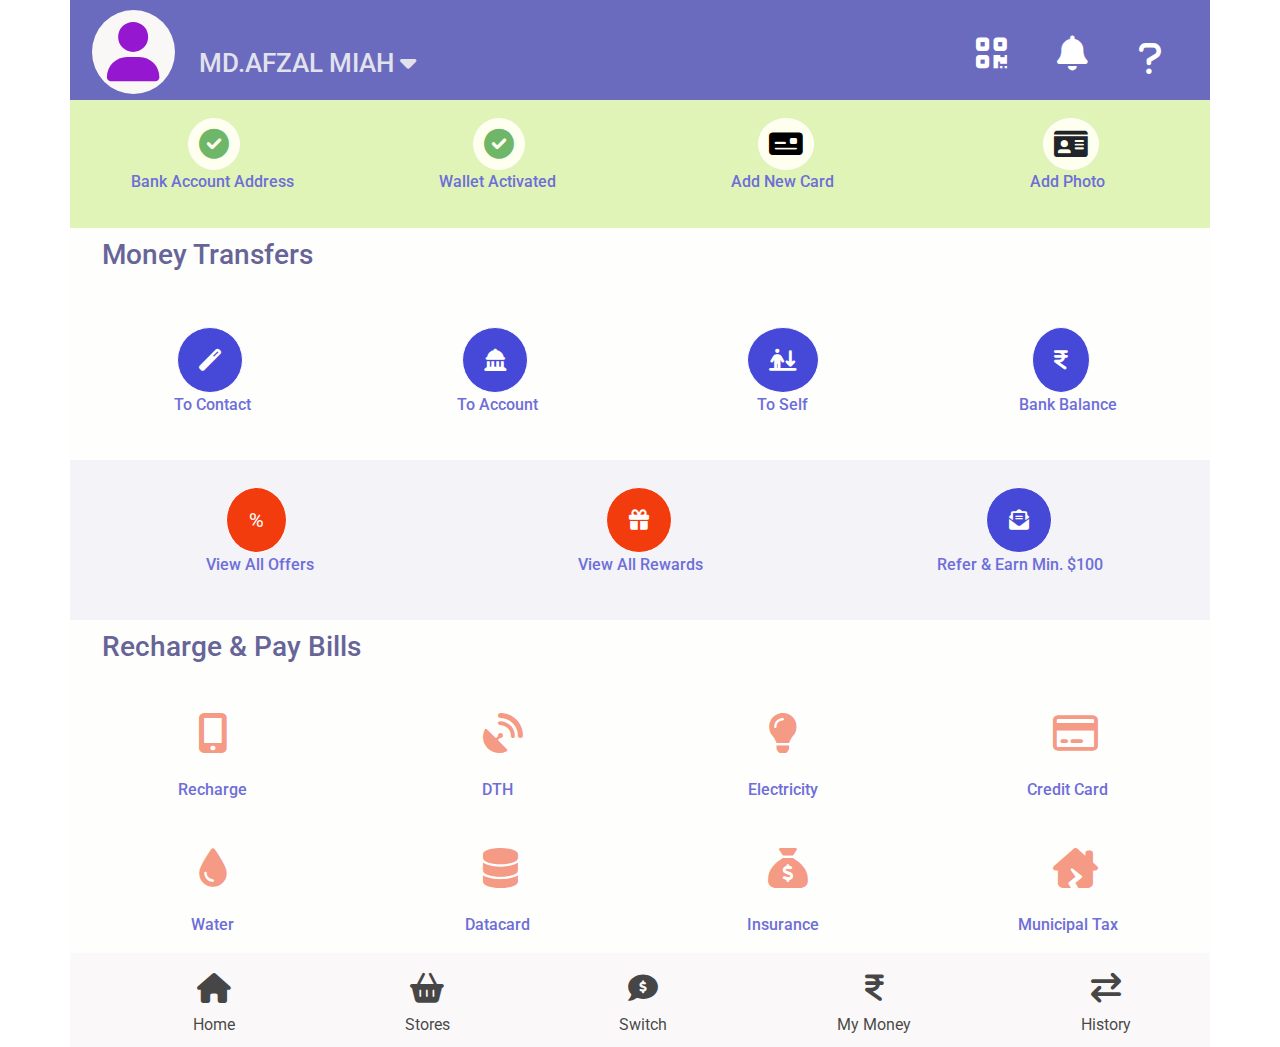
<file: index.html>
<!DOCTYPE html>
<html lang="en">
<head>
    <meta charset="UTF-8">
    <meta http-equiv="X-UA-Compatible" content="IE=edge">
    <meta name="viewport" content="width=device-width, initial-scale=1.0">
    <title>Dashboard</title>
    <link rel="stylesheet" href="assets/css/font-all.min.css">
    <link rel="stylesheet" href="assets/css/bootstrap.min.css">
    <link rel="stylesheet" href="assets/css/style.css">
    <link rel="stylesheet" href="assets/css/responsive.css">
</head>
<body>
       <!-----Head Section Start------->
        <div class="container header">
            <div class="row">
                <div class="col-6">
                    <div class="header-l">
                        <i class="fa-solid fa-user" id="users"></i>
                        <h3>MD.AFZAL MIAH <i class="fa-solid fa-caret-down"></i> </h3>
                    </div>
                </div>
                <div class="col-6">
                    <div class="header-r">
                    <ul class="nav">
                        <li class="qrc"><a href="#"><i class="fa-solid fa-qrcode" id="r-items"></i> </a></li>
                        <li class="noti"><a href="#"></a><i class="fa-solid fa-bell" id="r-items"></i></a></li>
                        <li class="qus"><a href="#"></a><i class="fa-solid fa-question" id="r-items"></i></a></li>

                    </ul>
                </div>
                </div>
            </div>
        </div>
         <!-----Head Section End------->
           <!-----Account Section Start------->
           <div class="container account">
            <div class="row">
                <div class="col-3">
                     <div class="bank">
                     <span><a href="bank_address.html"><i class="fa-solid fa-circle-check"></i></a></span>
                     <p>Bank Account Address</p>
                    </div>
                </div>
                <div class="col-3">
                    <div class="wallet">
                    <span><a href="wallet.html"><i class="fa-solid fa-circle-check"></i></a></span>
                    <p>Wallet Activated</p> 
                </div>
                </div>
                <div class="col-3">
                    <div class="money">
                    <span><a href="card.html"><i class="fa-solid fa-money-check"></i></a></span>
                    <p>Add New Card</p> 
                </div>
                </div>
                <div class="col-3">
                    <div class="photo">
                    <span><i class="fa-solid fa-id-card"></i></i></span>
                    <p> Add Photo</p>
                </div> 
                </div>
               </div>
           </div>
            <!-----Account Section End------->
            <!-----Money Transfer Section Start------->
            <div class="container transfer">
                <div class="row transfer-1">
                    <div class="mt-title">
                        <h3>Money Transfers</h3>
                    </div>
                    <div class="col-3">
                        <div class="to-contact">
                        <span><i class="fa-solid fa-wand-magic"></i></span>
                        <p>To Contact</p>
                    </div>
                    </div>
                    <div class="col-3">
                        <div class="to-account">
                            <span><i class="fa-solid fa-landmark-dome"></i></span>
                            <p>To Account</p>
                    </div>
                    </div>
                    <div class="col-3">
                        <div class="to-self">
                            <span><i class="fa-solid fa-person-arrow-down-to-line"></i></span>
                            <p>To Self</p>
                    </div>
                    </div>
                    <div class="col-3">
                        <div class="b-balance">
                            <span><i class="fa-solid fa-indian-rupee-sign"></i></span>
                            <p>Bank Balance</p>
                    </div>
                    </div>
                </div>
                
                <div class="row transfer-2">
                    <div class="col-4">
                        <div class="offers">
                            <span><i class="fa-light fa-percent"></i></span>
                            <p>View All Offers</p>
                        </div>
                    </div>
                    <div class="col-4">
                        <div class="rewards">
                            <span><i class="fa-solid fa-gift"></i></span>
                            <p>View All Rewards</p>
                        </div>
                    </div>
                    <div class="col-4">
                        <div class="refers">
                            <span><i class="fa-solid fa-envelope-open-text"></i></span>
                            <p>Refer & Earn Min. $100</p>
                        </div>
                    </div>
                </div>
            </div>
             <!-----Money Transfer Section End------->
              <!-----Recharge Section start------->
                <div class="container recharge">
                    <div class="rec-title">
                        <h3>Recharge & Pay Bills</h3>
                    </div>
                    <div class="row recharge-1">
                        <div class="col-3">
                            <div class="rec-mobile">
                                <span><i class="fa-solid fa-mobile-screen-button"></i></span>
                                <p>Recharge</p>
                            </div>
                        </div>
                        <div class="col-3">
                            <div class="rec-dth">
                                <span><i class="fa-solid fa-satellite-dish"></i></span>
                                <p>DTH</p>
                            </div>
                        </div>
                        <div class="col-3">
                            <div class="rec-electricity">
                                <span><i class="fa-solid fa-lightbulb"></i></span>
                                <p>Electricity</p>
                            </div>
                        </div>
                        <div class="col-3">
                            <div class="rec-card">
                                <span><i class="fa-regular fa-credit-card"></i></span>
                                <p>Credit Card</p>
                            </div>
                        </div>
                    </div>
                     <!----Line -2-->
                    <div class="row recharge-2">
                        <div class="col-3">
                            <div class="rec-water">
                                <span><i class="fa-solid fa-droplet"></i></span>
                                <p>Water</p>
                            </div>
                        </div>
                        <div class="col-3">
                            <div class="rec-datacard">
                                <span><i class="fa-solid fa-database"></i></span>
                                <p>Datacard</p>
                            </div>
                        </div>
                        <div class="col-3">
                            <div class="rec-insurance">
                                <span><i class="fa-solid fa-sack-dollar"></i></span>
                                <p>Insurance</p>
                            </div>
                        </div>
                        <div class="col-3">
                            <div class="rec-tax">
                                <span><i class="fa-solid fa-house-chimney-crack"></i></span>
                                <p>Municipal Tax</p>
                            </div>
                        </div>
                    </div>
                </div>
             <!-----Recharge Section End------->
             <!-----Manu Section Start------->
             
             <div class="container menu">
                <div class="row">
                        <ul class="nav">
                            <li ><a href="#"><i class="fa-solid fa-house" id="home-items"></i> Home</a></li>
                            <li><a href="#"><i class="fa-solid fa-basket-shopping"  id="home-items"></i> Stores</a></li>
                            <li><a href="#"><i class="fa-solid fa-comment-dollar"  id="home-items"></i> Switch</a></li>
                            <li><a href="#"><i class="fa-solid fa-indian-rupee-sign"  id="home-items"></i> My Money</a></li>
                            <li><a href="#"><i class="fa-solid fa-arrow-right-arrow-left"  id="home-items"></i> History</a></li>
                        </ul>
                </div>
            </div>
          <!-----Manu Section End------->
   
    <!------JS Files-------->
    <script src="assets/js/jquery-3.6.0.min.js"></script>
    <script src="assets/js/popper.min.js"></script>
    <script src="assets/js/bootstrap.min.js"></script>
    <script src="assets/js/custom.js"></script>
</body>
</html>
</file>
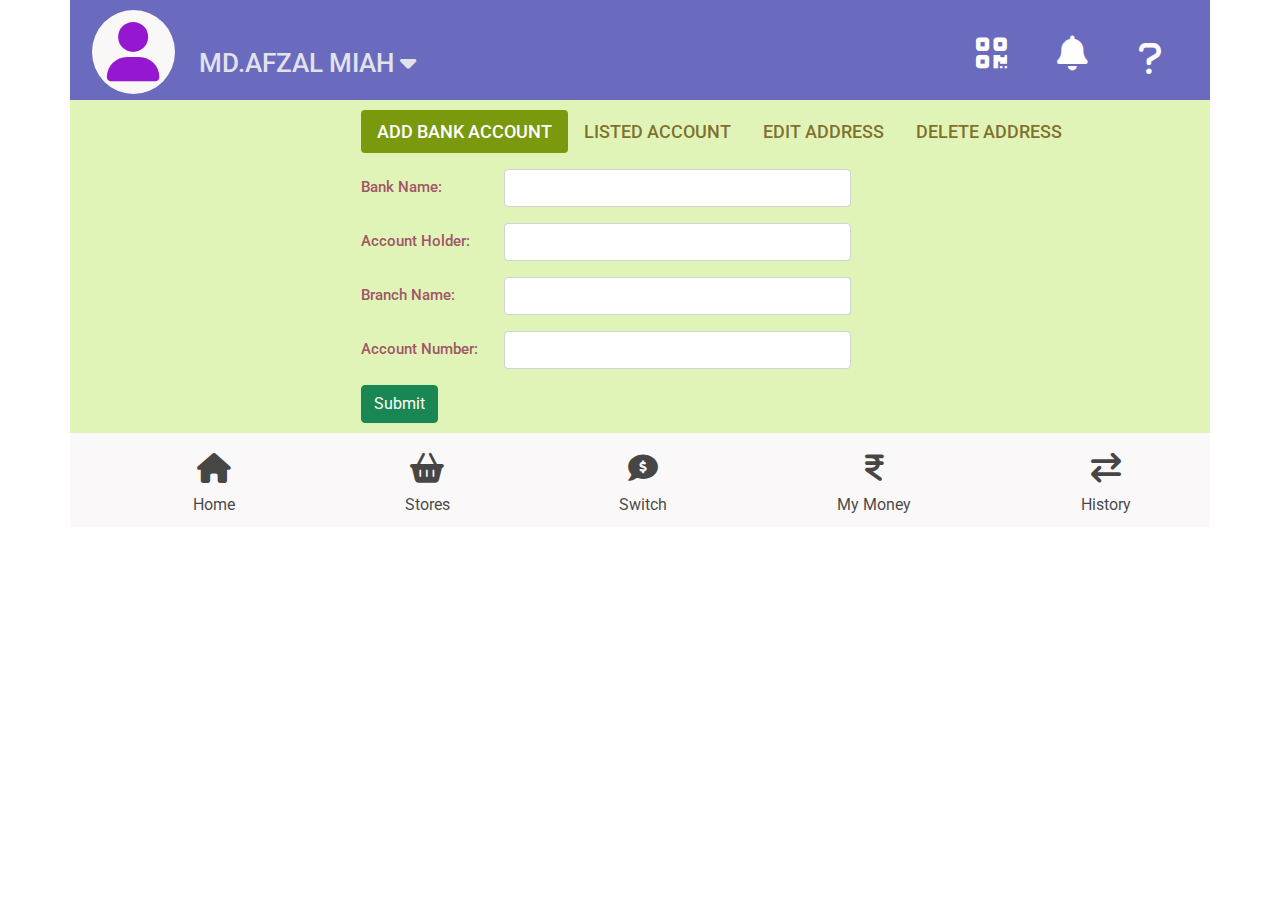
<file: bank_address.html>
<!DOCTYPE html>
<html lang="en">
<head>
    <meta charset="UTF-8">
    <meta http-equiv="X-UA-Compatible" content="IE=edge">
    <meta name="viewport" content="width=device-width, initial-scale=1.0">
    <title>Dashboard</title>
    <link rel="stylesheet" href="assets/css/font-all.min.css">
    <link rel="stylesheet" href="assets/css/bootstrap.min.css">
    <link rel="stylesheet" href="assets/css/style.css">
    <link rel="stylesheet" href="assets/css/responsive.css">
</head>
<body>
         <!-----Head Section Start------->
         <div class="container header">
            <div class="row">
                <div class="col-6">
                    <div class="header-l">
                        <i class="fa-solid fa-user" id="users"></i>
                        <h3>MD.AFZAL MIAH <i class="fa-solid fa-caret-down"></i> </h3>
                    </div>
                </div>
                <div class="col-6">
                    <div class="header-r">
                    <ul class="nav">
                        <li class="qrc"><a href="#"><i class="fa-solid fa-qrcode" id="r-items"></i> </a></li>
                        <li class="noti"><a href="#"></a><i class="fa-solid fa-bell" id="r-items"></i></a></li>
                        <li class="qus"><a href="#"></a><i class="fa-solid fa-question" id="r-items"></i></a></li>

                    </ul>
                </div>
                </div>
            </div>
        </div>
         <!-----Head Section End------->
         <!-----Bank-Details Section Start------->
         <section class="container bank-details">

            <ul class="nav nav-pills mb-3 bank-items" id="pills-tab" role="tablist">
                <li class="nav-item " role="presentation" id="all-items">
                  <button class="nav-link active" id="pills-add-tab" data-bs-toggle="pill" data-bs-target="#pills-add" type="button" role="tab" aria-controls="pills-add" aria-selected="true">Add Bank Account</button>
                </li>

                <li class="nav-item" role="presentation" id="all-items">
                  <button class="nav-link" id="pills-listed-tab" data-bs-toggle="pill" data-bs-target="#pills-listed" type="button" role="tab" aria-controls="pills-listed" aria-selected="false">Listed account</button>
                </li>

                <li class="nav-item" role="presentation" id="all-items">
                  <button class="nav-link" id="pills-edit-tab" data-bs-toggle="pill" data-bs-target="#pills-edit" type="button" role="tab" aria-controls="pills-edit" aria-selected="false">Edit Address</button>
                </li>

                <li class="nav-item" role="presentation" id="all-items">
                    <button class="nav-link" id="pills-delete-tab" data-bs-toggle="pill" data-bs-target="#pills-delete" type="button" role="tab" aria-controls="pills-delete" aria-selected="false">Delete Address</button>
                  </li>
                  <!-- <label for="toggle" class="nav-icon">
                    <input type="checkbox" class="menu-button">
                    <i><i class="fa-solid fa-bars"></i></i>
                  </label> -->
              </ul>

              <div class="tab-content" id="pills-tabContent">
                <div class="tab-pane fade show active" id="pills-add" role="tabpanel" aria-labelledby="pills-add-tab">
                   
                    <form class="form bank-form">
                        <div class="row mb-3">
                          <label class="col-sm-2 col-form-label form-n">Bank Name:</label>
                          <div class="col-sm-10">
                            <input type="text" class="form-control" id="form-input">
                          </div>
                        </div>
                        <div class="row mb-3">
                          <label class="col-sm-2 col-form-label form-n">Account Holder:</label>
                          <div class="col-sm-10">
                            <input type="text" class="form-control" id="form-input">
                          </div>
                        </div>
        
                        <div class="row mb-3">
                            <label class="col-sm-2 col-form-label form-n">Branch Name:</label>
                            <div class="col-sm-10">
                              <input type="text" class="form-control" id="form-input">
                            </div>
                          </div>

                          <div class="row mb-3">
                            <label class="col-sm-2 col-form-label form-n">Account Number:</label>
                            <div class="col-sm-10">
                              <input type="text" class="form-control" id="form-input">
                            </div>
                          </div>
                        
                        <button type="submit" class="btn btn-success" value="submit">Submit</button>
                      </form>
                </div>

                <div class="tab-pane fade" id="pills-listed" role="tabpanel" aria-labelledby="pills-listed-tab">

                    <ol class="list-group list-group-numbered">
                        <li class="list-group-item">Islami Bank</li>
                        <li class="list-group-item">Janata Bank</li>
                        <li class="list-group-item">Sonali Bank</li>
                      </ol>

                </div>

                <div class="tab-pane fade" id="pills-edit" role="tabpanel" aria-labelledby="pills-edit-tab">
                    <form class="form bank-form">
                        <div class="row mb-3">
                          <label class="col-sm-2 col-form-label form-n">Bank Name:</label>
                          <div class="col-sm-10">
                            <input type="text" class="form-control" id="form-input">
                          </div>
                        </div>
                        <div class="row mb-3">
                          <label class="col-sm-2 col-form-label form-n">Account Holder:</label>
                          <div class="col-sm-10">
                            <input type="text" class="form-control" id="form-input">
                          </div>
                        </div>
        
                        <div class="row mb-3">
                            <label class="col-sm-2 col-form-label form-n">Branch Name:</label>
                            <div class="col-sm-10">
                              <input type="text" class="form-control" id="form-input">
                            </div>
                          </div>

                          <div class="row mb-3">
                            <label class="col-sm-2 col-form-label form-n">Account Number:</label>
                            <div class="col-sm-10">
                              <input type="text" class="form-control" id="form-input">
                            </div>
                          </div>
                        
                        <button type="submit" class="btn btn-success" value="save">Edit</button>
                      </form>

                </div>

                <div class="tab-pane fade" id="pills-delete" role="tabpanel" aria-labelledby="pills-delete-tab">

                    <ol class="list-group list-group-numbered">
                        <li class="list-group-item d-flex justify-content-between align-items-start">
                          <div class="ms-2 me-auto">
                            <div class="fw-bold">Islami Bank</div>
                            MD Afzal Miah
                          </div>
                          <span class="badge bg-danger rounded-pill">Delete</span>
                        </li>
                        <li class="list-group-item d-flex justify-content-between align-items-start">
                          <div class="ms-2 me-auto">
                            <div class="fw-bold">Janata Bank</div>
                            Joy Debnath
                          </div>
                          <span class="badge bg-danger rounded-pill">Delete</span>
                        </li>
                        <li class="list-group-item d-flex justify-content-between align-items-start">
                          <div class="ms-2 me-auto">
                            <div class="fw-bold">Sonali Bank</div>
                             MD Jmal Uddin
                          </div>
                          <span class="badge bg-danger rounded-pill">Delete</span>
                        </li>
                      </ol>
                </div>
              </div>
            
            
            
       
         </section>

<!-----Manu Section Start------->
             
        <div class="container menu">
            <div class="row">
                    <ul class="nav">
                        <li ><a href="#"><i class="fa-solid fa-house" id="home-items"></i> Home</a></li>
                        <li><a href="#"><i class="fa-solid fa-basket-shopping"  id="home-items"></i> Stores</a></li>
                        <li><a href="#"><i class="fa-solid fa-comment-dollar"  id="home-items"></i> Switch</a></li>
                        <li><a href="#"><i class="fa-solid fa-indian-rupee-sign"  id="home-items"></i> My Money</a></li>
                                        <li><a href="#"><i class="fa-solid fa-arrow-right-arrow-left"  id="home-items"></i> History</a></li>
                    </ul>
            </div>
        </div>
        <!-----Manu Section End------->
   
    <!------JS Files-------->
    <script src="assets/js/jquery-3.6.0.min.js"></script>
    <script src="assets/js/popper.min.js"></script>
    <script src="assets/js/bootstrap.min.js"></script>
    <script src="assets/js/custom.js"></script>
</body>
</html>
</file>
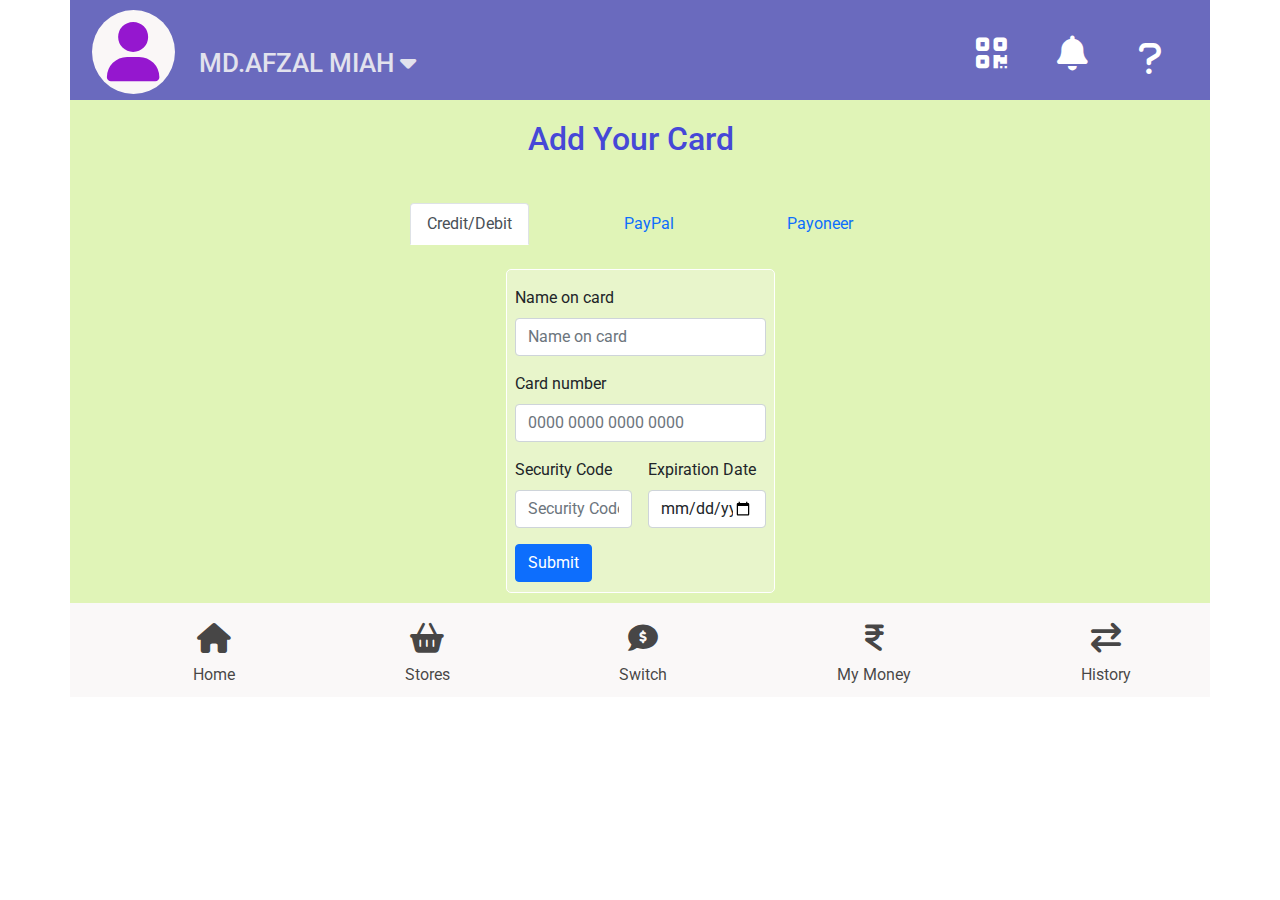
<file: card.html>
<!DOCTYPE html>
<html lang="en">
<head>
    <meta charset="UTF-8">
    <meta http-equiv="X-UA-Compatible" content="IE=edge">
    <meta name="viewport" content="width=device-width, initial-scale=1.0">
    <title>Dashboard</title>
    <link rel="stylesheet" href="assets/css/font-all.min.css">
    <link rel="stylesheet" href="assets/css/bootstrap.min.css">
    <link rel="stylesheet" href="assets/css/style.css">
    <link rel="stylesheet" href="assets/css/responsive.css">
</head>
<body>
         <!-----Head Section Start------->
         <div class="container header">
            <div class="row">
                <div class="col-6">
                    <div class="header-l">
                        <i class="fa-solid fa-user" id="users"></i>
                        <h3>MD.AFZAL MIAH <i class="fa-solid fa-caret-down"></i> </h3>
                    </div>
                </div>
                <div class="col-6">
                    <div class="header-r">
                    <ul class="nav">
                        <li class="qrc"><a href="#"><i class="fa-solid fa-qrcode" id="r-items"></i> </a></li>
                        <li class="noti"><a href="#"></a><i class="fa-solid fa-bell" id="r-items"></i></a></li>
                        <li class="qus"><a href="#"></a><i class="fa-solid fa-question" id="r-items"></i></a></li>

                    </ul>
                </div>
                </div>
            </div>
        </div>
         <!-----Head Section End------->
         <!-----Card-Details Section Start------->
          <section>
            <div class="container card-section">
              <div class="row">
                 <div class="col-"><h2>Add Your Card</h>
                  </div> 
                </div>
                <div class="orw">
                  <div class="col- col-md- payment-section">

                    <ul class="nav nav-tabs pay-nave" id="myTab" role="tablist">
                      <li class="nav-item pay-iteme" role="presentation">
                        <button class="nav-link active" id="credit-tab" data-bs-toggle="tab" data-bs-target="#credit" type="button" role="tab" aria-controls="credit" aria-selected="true">Credit/Debit</button>
                      </li>
                      <li class="nav-item pay-iteme" role="presentation">
                        <button class="nav-link" id="paypal-tab" data-bs-toggle="tab" data-bs-target="#paypal" type="button" role="tab" aria-controls="paypal" aria-selected="false">PayPal</button>
                      </li>
                      <li class="nav-item pay-iteme" role="presentation">
                        <button class="nav-link" id="payoneer-tab" data-bs-toggle="tab" data-bs-target="#payoneer" type="button" role="tab" aria-controls="payoneer" aria-selected="false"> Payoneer</button>
                      </li>
                    </ul>


                    <div class="tab-content" id="myTabContent">
                      <div class="tab-pane fade show active" id="credit" role="tabpanel" aria-labelledby="credit-tab">
                        <form class="row g-3 card-form">
                          <div class="col-md-12">
                            <label for="inputEmail4" class="form-label">Name on card
                            </label>
                            <input type="text" class="form-control" id="inputEmail4" placeholder="Name on card">
                          </div>
                          <div class="col-md-12">
                            <label for="inputPassword4" class="form-label">Card number</label>
                            <input type="number" class="form-control" id="inputPassword4" placeholder="0000 0000 0000 0000">
                          </div>
                          <div class="col-md-6">
                            <label for="inputCity" class="form-label">Security Code</label>
                            <input type="text" class="form-control" id="inputCity" placeholder="Security Code">
                          </div>
                          <div class="col-md-6">
                            <label for="inputState" class="form-label">Expiration Date</label>
                            <input type="date" class="form-control" id="inputCity" placeholder="MM/YY">
                          </div>
                        
                          <div class="col-12">
                            <button type="submit" class="btn btn-primary pay-btn">Submit</button>
                          </div>
                        </form> 
                    </div>

                      <div class="tab-pane fade" id="paypal" role="tabpanel" aria-labelledby="paypal-tab">
                        <form class="row g-3 card-form">
                          <div class="col-md-12">
                            <label for="inputEmail4" class="form-label">Name on card
                            </label>
                            <input type="text" class="form-control" id="inputEmail4" placeholder="Name on card">
                          </div>
                          <div class="col-md-12">
                            <label for="inputPassword4" class="form-label">Card number</label>
                            <input type="number" class="form-control" id="inputPassword4" placeholder="0000 0000 0000 0000">
                          </div>
                          <div class="col-md-6">
                            <label for="inputCity" class="form-label">Security Code</label>
                            <input type="text" class="form-control" id="inputCity" placeholder="Security Code">
                          </div>
                          <div class="col-md-6">
                            <label for="inputState" class="form-label">Expiration Date</label>
                            <input type="date" class="form-control" id="inputCity" placeholder="MM/YY">
                          </div>
                        
                          <div class="col-12">
                            <button type="submit" class="btn btn-primary pay-btn">Submit</button>
                          </div>
                        </form> 
                        
                       </div>

                      <div class="tab-pane fade" id="payoneer" role="tabpanel" aria-labelledby="payoneer-tab">
                        <form class="row g-3 card-form">
                          <div class="col-md-12">
                            <label for="inputEmail4" class="form-label">Name on card
                            </label>
                            <input type="text" class="form-control" id="inputEmail4" placeholder="Name on card">
                          </div>
                          <div class="col-md-12">
                            <label for="inputPassword4" class="form-label">Card number</label>
                            <input type="number" class="form-control" id="inputPassword4" placeholder="0000 0000 0000 0000">
                          </div>
                          <div class="col-md-6">
                            <label for="inputCity" class="form-label">Security Code</label>
                            <input type="text" class="form-control" id="inputCity" placeholder="Security Code">
                          </div>
                          <div class="col-md-6">
                            <label for="inputState" class="form-label">Expiration Date</label>
                            <input type="date" class="form-control" id="inputCity" placeholder="mm/yy">
                          </div>
                        
                          <div class="col-12">
                            <button type="submit" class="btn btn-primary pay-btn">Submit</button>
                          </div>
                        </form> 
                     </div>
                    </div>

                  </div>
                </div>
              </div>
               
          </section>
          <!-----Card-Details Section End------->
<!-----Manu Section Start------->
             
        <div class="container menu">
            <div class="row">
                    <ul class="nav">
                        <li ><a href="#"><i class="fa-solid fa-house" id="home-items"></i> Home</a></li>
                        <li><a href="#"><i class="fa-solid fa-basket-shopping"  id="home-items"></i> Stores</a></li>
                        <li><a href="#"><i class="fa-solid fa-comment-dollar"  id="home-items"></i> Switch</a></li>
                        <li><a href="#"><i class="fa-solid fa-indian-rupee-sign"  id="home-items"></i> My Money</a></li>
                                        <li><a href="#"><i class="fa-solid fa-arrow-right-arrow-left"  id="home-items"></i> History</a></li>
                    </ul>
            </div>
        </div>
        <!-----Manu Section End------->
   
    <!------JS Files-------->
    <script src="assets/js/jquery-3.6.0.min.js"></script>
    <script src="assets/js/popper.min.js"></script>
    <script src="assets/js/bootstrap.min.js"></script>
    <script src="assets/js/custom.js"></script>
</body>
</html>
</file>
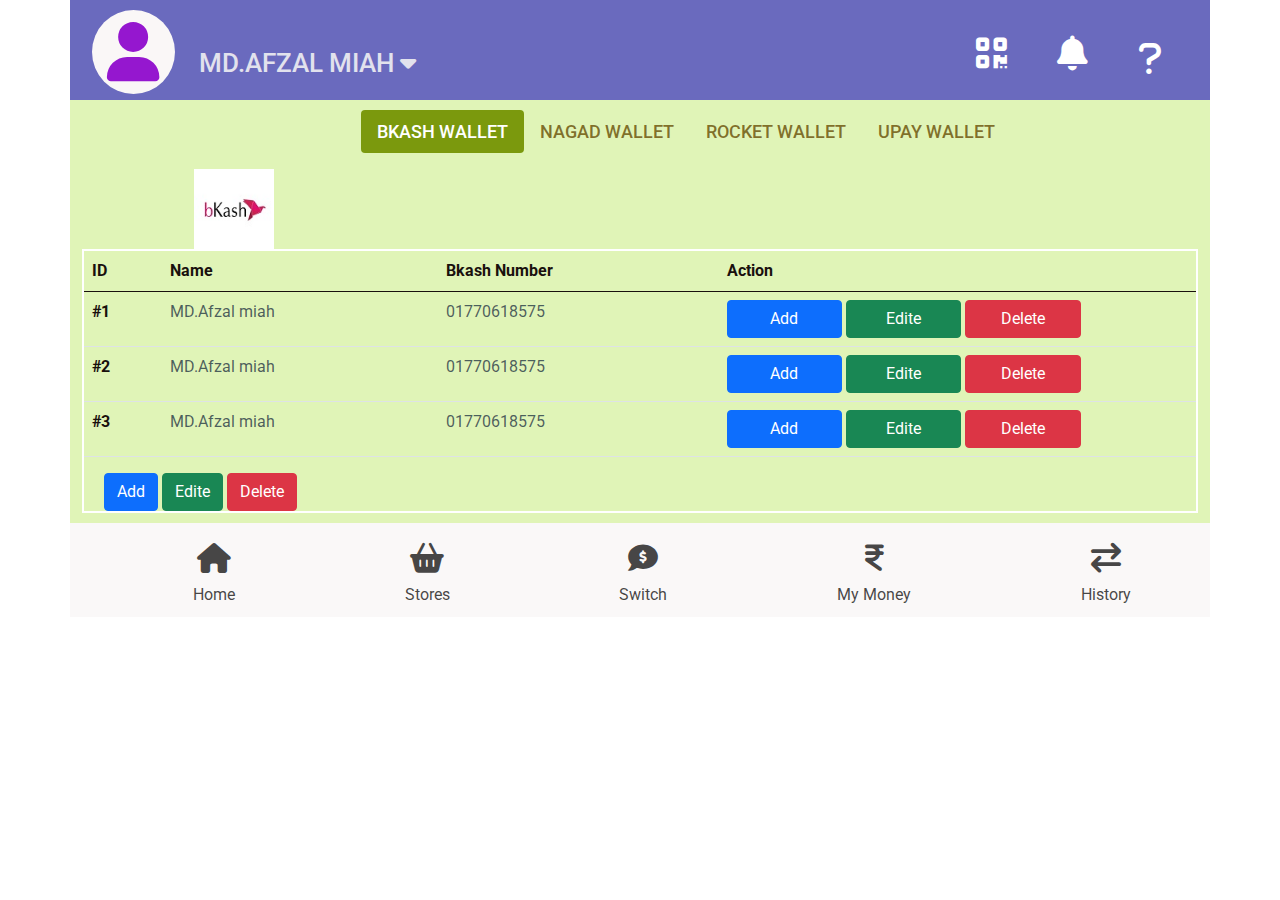
<file: wallet.html>
<!DOCTYPE html>
<html lang="en">
<head>
    <meta charset="UTF-8">
    <meta http-equiv="X-UA-Compatible" content="IE=edge">
    <meta name="viewport" content="width=device-width, initial-scale=1.0">
    <title>Dashboard</title>
    <link rel="stylesheet" href="assets/css/font-all.min.css">
    <link rel="stylesheet" href="assets/css/bootstrap.min.css">
    <link rel="stylesheet" href="assets/css/style.css">
    <link rel="stylesheet" href="assets/css/responsive.css">
</head>
<body>
         <!-----Head Section Start------->
         <div class="container header">
            <div class="row">
                <div class="col-6">
                    <div class="header-l">
                        <i class="fa-solid fa-user" id="users"></i>
                        <h3>MD.AFZAL MIAH <i class="fa-solid fa-caret-down"></i> </h3>
                    </div>
                </div>
                <div class="col-6">
                    <div class="header-r">
                    <ul class="nav">
                        <li class="qrc"><a href="#"><i class="fa-solid fa-qrcode" id="r-items"></i> </a></li>
                        <li class="noti"><a href="#"></a><i class="fa-solid fa-bell" id="r-items"></i></a></li>
                        <li class="qus"><a href="#"></a><i class="fa-solid fa-question" id="r-items"></i></a></li>

                    </ul>
                </div>
                </div>
            </div>
        </div>
         <!-----Head Section End------->
         <!-----Wallet-Details Section Start------->
         <section class="container wallet-details">

            <ul class="nav nav-pills mb-3 wallet-items" id="pills-tab" role="tablist">

                <li class="nav-item " role="presentation" id="wall-items">
                  <button class="nav-link active" id="pills-bwallet-tab" data-bs-toggle="pill" data-bs-target="#pills-bwallet" type="button" role="tab" aria-controls="pills-bwallet" aria-selected="true">Bkash Wallet</button>
                </li>

                <li class="nav-item" role="presentation" id="wall-items">
                  <button class="nav-link" id="pills-nwallet-tab" data-bs-toggle="pill" data-bs-target="#pills-nwallet" type="button" role="tab" aria-controls="pills-nwallet" aria-selected="false">Nagad Wallet</button>
                </li>

                <li class="nav-item" role="presentation" id="wall-items">
                  <button class="nav-link" id="pills-rwallet-tab" data-bs-toggle="pill" data-bs-target="#pills-rwallet" type="button" role="tab" aria-controls="pills-rwallet" aria-selected="false">Rocket Wallet</button>
                </li>

                <li class="nav-item" role="presentation" id="wall-items">
                    <button class="nav-link" id="pills-uwallet-tab" data-bs-toggle="pill" data-bs-target="#pills-uwallet" type="button" role="tab" aria-controls="pills-uwallet" aria-selected="false">Upay Wallet</button>
                  </li>
              </ul>

              <div class="tab-content" id="pills-tabContent">
                <div class="tab-pane fade show active" id="pills-bwallet" role="tabpanel" aria-labelledby="pills-bwallet-tab">

                  <img src="./assets/images/bkash.jpg" class="bkash" alt="">
                  <br>
                  <form class="form wallet-form">
                  <table class="table wallet-table">
                    <thead>
                      <tr>
                        <th scope="col">ID</th>
                        <th scope="col">Name</th>
                        <th scope="col">Bkash Number</th>
                        <th scope="col" id="ls-tbl">Action</th>
                      </tr>
                    </thead>
                    <tbody>
                      <tr>
                        <th scope="row">#1</th>
                        <td>MD.Afzal miah</td>
                        <td >01770618575</td>
                        <td>
                          <button class="btn btn-primary w-25" id="wallet-btn">Add</button>
                         <button class="btn btn-success w-25" id="wallet-btn" > Edite </button>
                         <button class="btn btn-danger w-25" id="wallet-btn">Delete</button>
                       </td>
                      </tr>
                      <tr>
                        <th scope="row">#2</th>
                        <td>MD.Afzal miah</td>
                        <td>01770618575</td>
                        <td>
                          <button class="btn btn-primary w-25" id="wallet-btn">Add</button>
                          <button class="btn btn-success w-25" id="wallet-btn" > Edite </button>
                          <button class="btn btn-danger w-25" id="wallet-btn">Delete</button>
                       </td>
                      </tr>
                      <tr>
                        <th scope="row">#3</th>
                        <td>MD.Afzal miah</td>
                        <td>01770618575</td>
                        <td>
                          <button class="btn btn-primary w-25" id="wallet-btn">Add</button>
                         <button class="btn btn-success w-25" id="wallet-btn" > Edite </button>
                         <button class="btn btn-danger w-25" id="wallet-btn">Delete</button>
                       </td>
                      </tr>
                    </tbody>
                  </table>
                  <span class="w-btn2">
                    <button class="btn btn-primary">Add</button>
                    <button class="btn btn-success "> Edite </button>
                    <button class="btn btn-danger">Delete</button>
                  </span>
                </form>
                </div>

                <div class="tab-pane fade" id="pills-nwallet" role="tabpanel" aria-labelledby="pills-nwallet-tab">

                  <img src="./assets/images/nagad.png" class="bkash" alt="">
                  <br>
                  <form class="form wallet-form">
                  <table class="table wallet-table">
                    <thead>
                      <tr>
                        <th scope="col">ID</th>
                        <th scope="col">Name</th>
                        <th scope="col">Nagad Number</th>
                        <th scope="col" id="ls-tbl">Action</th>
                      </tr>
                    </thead>
                    <tbody>
                      <tr>
                        <th scope="row">#1</th>
                        <td>MD.Afzal miah</td>
                        <td>01770618575</td>
                        <td>
                          <button class="btn btn-primary w-25" id="wallet-btn">Add</button>
                          <button class="btn btn-success w-25" id="wallet-btn" > Edite </button>
                          <button class="btn btn-danger w-25" id="wallet-btn">Delete</button>
                       </td>
                      </tr>
                      <tr>
                        <th scope="row">#2</th>
                        <td>MD.Afzal miah</td>
                        <td>01770618575</td>
                        <td>
                          <button class="btn btn-primary w-25" id="wallet-btn">Add</button>
                         <button class="btn btn-success w-25" id="wallet-btn" > Edite </button>
                         <button class="btn btn-danger w-25" id="wallet-btn">Delete</button>
                       </td>
                      </tr>
                      <tr>
                        <th scope="row">#3</th>
                        <td>MD.Afzal miah</td>
                        <td>01770618575</td>
                        <td>
                          <button class="btn btn-primary w-25" id="wallet-btn">Add</button>
                          <button class="btn btn-success w-25" id="wallet-btn" > Edite </button>
                          <button class="btn btn-danger w-25" id="wallet-btn">Delete</button>
                       </td>
                      </tr>
                    </tbody>
                  </table>
                </form>
                </div>

                <div class="tab-pane fade" id="pills-rwallet" role="tabpanel" aria-labelledby="pills-rwallet-tab">

                  <img src="./assets/images/rocket1.png" class="bkash" alt="">
                  <br>
                  <form class="form wallet-form">
                  <table class="table wallet-table">
                    <thead>
                      <tr>
                        <th scope="col">ID</th>
                        <th scope="col">Name</th>
                        <th scope="col">Rocket Number</th>
                        <th scope="col" id="ls-tbl">Action</th>
                      </tr>
                    </thead>
                    <tbody>
                      <tr>
                        <th scope="row">#1</th>
                        <td>MD.Afzal miah</td>
                        <td>01770618575</td>
                        <td>
                          <button class="btn btn-primary w-25" id="wallet-btn">Add</button>
                          <button class="btn btn-success w-25" id="wallet-btn" > Edite </button>
                          <button class="btn btn-danger w-25" id="wallet-btn">Delete</button>
                       </td>
                      </tr>
                      <tr>
                        <th scope="row">#2</th>
                        <td>MD.Afzal miah</td>
                        <td>01770618575</td>
                        <td>
                          <button class="btn btn-primary w-25" id="wallet-btn">Add</button>
                          <button class="btn btn-success w-25" id="wallet-btn" > Edite </button>
                          <button class="btn btn-danger w-25" id="wallet-btn">Delete</button>
                       </td>
                      </tr>
                      <tr>
                        <th scope="row">#3</th>
                        <td>MD.Afzal miah</td>
                        <td>01770618575</td>
                        <td>
                          <button class="btn btn-primary w-25" id="wallet-btn">Add</button>
                          <button class="btn btn-success w-25" id="wallet-btn" > Edite </button>
                          <button class="btn btn-danger w-25" id="wallet-btn">Delete</button>
                       </td>
                      </tr>
                    </tbody>
                  </table>

                </form>

                </div>

                <div class="tab-pane fade" id="pills-uwallet" role="tabpanel" aria-labelledby="pills-uwallet-tab">

                  <img src="./assets/images/upay1.jpg" class="bkash" alt="">
                  <br>
                  <form class="form wallet-form">
                  <table class="table wallet-table">
                    <thead>
                      <tr>
                        <th scope="col">ID</th>
                        <th scope="col">Name</th>
                        <th scope="col">Upay Number</th>
                        <th scope="col" id="ls-tbl">Action</th>
                      </tr>
                    </thead>
                    <tbody>
                      <tr>
                        <th scope="row">#1</th>
                        <td>MD.Afzal miah</td>
                        <td>01770618575</td>
                        <td>
                          <button class="btn btn-primary w-25" id="wallet-btn">Add</button>
                         <button class="btn btn-success w-25" id="wallet-btn" > Edite </button>
                         <button class="btn btn-danger w-25" id="wallet-btn">Delete</button>
                       </td>
                      </tr>
                      <tr>
                        <th scope="row">#2</th>
                        <td>MD.Afzal miah</td>
                        <td>01770618575</td>
                        <td>
                          <button class="btn btn-primary w-25" id="wallet-btn">Add</button>
                          <button class="btn btn-success w-25" id="wallet-btn" > Edite </button>
                          <button class="btn btn-danger w-25" id="wallet-btn">Delete</button>
                       </td>
                      </tr>
                      <tr>
                        <th scope="row">#3</th>
                        <td>MD.Afzal miah</td>
                        <td>01770618575</td>
                        <td>
                          <button class="btn btn-primary w-25" id="wallet-btn">Add</button>
                         <button class="btn btn-success w-25" id="wallet-btn" > Edite </button>
                         <button class="btn btn-danger w-25" id="wallet-btn">Delete</button>
                       </td>
                      </tr>
                    </tbody>
                  </table>
                </form>
                </div>
                </div>
              </div>
         </section>

<!-----Manu Section Start------->
             
        <div class="container menu">
            <div class="row">
                    <ul class="nav">
                        <li ><a href="#"><i class="fa-solid fa-house" id="home-items"></i> Home</a></li>
                        <li><a href="#"><i class="fa-solid fa-basket-shopping"  id="home-items"></i> Stores</a></li>
                        <li><a href="#"><i class="fa-solid fa-comment-dollar"  id="home-items"></i> Switch</a></li>
                        <li><a href="#"><i class="fa-solid fa-indian-rupee-sign"  id="home-items"></i> My Money</a></li>
                                        <li><a href="#"><i class="fa-solid fa-arrow-right-arrow-left"  id="home-items"></i> History</a></li>
                    </ul>
            </div>
        </div>
        <!-----Manu Section End------->
   
    <!------JS Files-------->
    <script src="assets/js/jquery-3.6.0.min.js"></script>
    <script src="assets/js/popper.min.js"></script>
    <script src="assets/js/bootstrap.min.js"></script>
    <script src="assets/js/custom.js"></script>
</body>
</html>
</file>
<file: assets/css/style.css>
@import url('https://fonts.googleapis.com/css2?family=Roboto:wght@300;500&display=swap');
*{
	margin: 0;
	padding: 0;
	box-sizing: border-box;
   
}
body
{
    overflow-x: hidden;
    font-family: 'Roboto', sans-serif;
}
/************Default Code*******************/
.clear{
    overflow: hidden;
}
h3{
    font-weight: 500;
    color: #676597;
    margin-left: 20px;
    
}
span{
    margin-left: 20px;
}
p{
    font-size: 14px;
    text-align: center;
    color: #6e6ed8;
    font-weight: 500;
}
a{
    color: initial;
   text-decoration: none; 
}

/*----Header section------*/
.header
{
    height: 100px;
    background-color:rgb(106, 106, 190);
}
.header-l{}
.header-l #users
{
    display: inline-flex;
    padding: 12px 15px 12px 15px;
    font-size: 65px;
    color: rgb(149, 23, 207);
    border-radius: 50%;
    margin-top: 10px;
    margin-left: 10px;
    background-color: rgb(250, 247, 247);
   
}
.header-l .location
{
    font-size: 18px;
    color: #50506a;
    margin: -78px 258px 45px 0px !important;
}
.header-l .location:hover
{
    color: #dadaf0;
    transition: .3s;
}

.header-l > h3{
    font-size: 30px !important;
   color: #e2e2ed;
   margin: -42px 10px 15px 130px;
}
/****/
.header-r{}
.header-r ul{
    float: right;
    margin-top: 10px;
}
.header-r ul li{
    list-style: none;
    display: inline-block;
    margin-right: 20px;
}
.header-r ul li #r-items {
    font-size: 35px;
    padding: 15px;
    margin-top: 10px;
    color: white;
}
.header-r ul li #r-items:hover{
    color: rgb(238, 225, 225);
    transition: .3s;
}
.header-r ul .qus{
    margin-top: 5px;
    padding: 1px;

}
/**************Account Section***************/
.account{
    background-color: #e0f4b7;
}

.account .bank{
    padding: 10px 5px;
    margin: 8px 15px;
}
.account .bank span i{
    font-size: 30px;
    margin-left: 30%;
    color: #00800091;
    background-color: #ffffef;
    padding: 10px;
    border: 1px solid #fffdff;
    border-radius: 50%;
}

.account .wallet{
    padding: 10px 5px;
    margin: 8px 15px;
}

.account .wallet span i{
    font-size: 30px;
    margin-left: 30%;
    color: #00800091;
    background-color: #ffffef;
    padding: 10px;
    border: 1px solid #fffdff;
    border-radius: 50%;
}


.account .money{
    padding: 10px 5px;
    margin: 8px 15px;
}

.account .money span i{
    font-size: 30px;
    margin-left: 30%;
    background-color: #ffffef;
    padding: 10px;
    border: 1px solid #fffdff;
    border-radius: 50%;
}

.account .photo{
    padding: 10px 5px;
    margin: 8px 15px;
}
.account .photo span i{
    font-size: 30px;
    margin-left: 30%;
    background-color: #ffffef;
    padding: 10px;
    border: 1px solid #fffdff;
    border-radius: 50%;
}

/********Money Transfer Section************/
.transfer{
    background-color: #f5f5ef1c; 
}
.transfer-1{}
.transfer .mt-title{
    margin-top: 10px;
    margin-bottom: 20px;
}
.transfer .to-contact{
    padding: 20px 5px;
    margin: 7px 15px;
}

.transfer .to-contact span i{
    font-size: 30px;
    margin-left: 31%;
    color: #fffffe;
    background-color: #4648d7;
    padding: 20px;
    border: 1px solid #fffdff;
    border-radius: 50%;
}


.transfer .to-account{
    padding: 20px 5px;
    margin: 7px 15px;
}

.transfer .to-account span i{
    font-size: 30px;
    margin-left: 31%;
    color: #fffffe;
    background-color: #4648d7;
    padding: 20px;
    border: 1px solid #fffdff;
    border-radius: 50%;
}


.transfer .to-self{
    padding: 20px 5px;
    margin: 7px 15px;
}

.transfer .to-self span i{
    font-size: 20px;
    margin-left: 29%;
    color: #fffffe;
    background-color: #4648d7;
    padding: 25px;
    border: 1px solid #fffdff;
    border-radius: 50%;
}

.transfer .b-balance{
    padding: 20px 5px;
    margin: 7px 15px;
}

.transfer .b-balance span i{
    font-size: 20px;
    margin-left: 31%;
    color: #fffffe;
    background-color: #4648d7;
    padding: 25px;
    border: 1px solid #fffdff;
    border-radius: 50%;
}

/************************/
.transfer-2{
    height: 30%;
    background-color: #e8e8f387;
}
.transfer-2 .offers{
    padding: 20px 5px;
    margin: 7px 15px;
}

.transfer-2 .offers span i{
    font-size: 20px;
    margin-left: 35%;
    color: #fffffe;
    background-color: #f33c0e;
    padding: 25px;
    border: 1px solid #fffdff;
    border-radius: 50%;
}


.transfer-2 .rewards{
    padding: 20px 5px;
    margin: 7px 15px;
}
.transfer-2 .rewards span{
    margin-left: 20px
}
.transfer-2 .rewards span i{
    font-size: 20px;
    margin-left: 35%;
    color: #fffffe;
    background-color: #f33c0e;
    padding: 25px;
    border: 1px solid #fffdff;
    border-radius: 50%;
}


.transfer-2 .refers{
    padding: 20px 5px;
    margin: 7px 15px;
}

.transfer-2 .refers span i{
    font-size: 20px;
    margin-left: 31%;
    color: #fffffe;
    background-color: #4648d7;
    padding: 25px;
    border: 1px solid #fffdff;
    border-radius: 50%;
}

/***********Recharge Section*******************/
.recharge{
    overflow-x: hidden;
    background-color: #f5f5ef1c; 
}
.recharge-1{}
.recharge .rec-title{
    margin-top: 10px;
    margin-bottom: 20px;
}
.recharge .rec-mobile{
    padding: 0px 5px;
    margin: 5px 15px;
}

.recharge .rec-mobile span i{
    font-size: 45px;
    margin-left: 25%;
    color: #ec360b85;
    padding: 25px;
   
}

.recharge .rec-dth{
    padding: 0px 5px;
    margin: 5px 15px;
}

.recharge .rec-dth span i{
    font-size: 45px;
    margin-left: 28%;
    color: #ec360b85;
    padding: 25px;
}


.recharge .rec-electricity{
    padding: 0px 5px;
    margin: 5px 15px;
}

.recharge .rec-electricity span i{
    font-size: 45px;
    margin-left: 28%;
    color: #ec360b85;
    padding: 25px;
}


.recharge .rec-card{
    padding: 0px 5px;
    margin: 5px 15px;
}

.recharge .rec-card span i{
    font-size: 45px;
    margin-left: 25%;
    color: #ec360b85;
    padding: 25px;
}

.recharge-2{}
.recharge .rec-water {
    padding: 0px 5px;
    margin: 5px 15px;
}
.recharge .rec-water span i{
    font-size: 45px;
    margin-left: 28%;
    color: #ec360b85;
    padding: 25px;
}
.recharge .rec-datacard {
    padding: 0px 5px;
    margin: 5px 15px;
}

.recharge .rec-datacard span i{
    font-size: 45px;
    margin-left: 28%;
    color: #ec360b85;
    padding: 25px;
}
.recharge .rec-insurance {
    padding: 0px 5px;
    margin: 5px 15px;
}
.recharge .rec-insurance span i{
    font-size: 45px;
    margin-left: 25%;
    color: #ec360b85;
    padding: 25px;
}
.recharge .rec-tax {
    padding: 0px 5px;
    margin: 5px 15px;
}
.recharge .rec-tax span i{
    font-size: 45px;
    margin-left: 25%;
    color: #ec360b85;
    padding: 25px;
}


/*************Menu Section**********************/
.menu{
    background-color: #e0d3d329;
}
.menu ul{
    margin: 10px;
}
.menu ul li{
   
    list-style: none;
    display: inline-block;
   
    margin-left: 10%;
    margin-right: 57px;
}
.menu ul li a{
    color: #161515cc;
    text-align: center;
    text-decoration: none;
}
.menu #home-items{

    font-size: 30px;
    display: block;
    margin-top: 10px;
    margin-bottom: 10px;
}
.menu ul li a:hover{
    color: #6e6ed8;
    transition: .3s;
}

/*****Bank-Details Section*****************************/
.bank-details{
    overflow-x: hidden;
    background-color: #e0f4b7;
}
.bank-items{
    margin-left: 25%;
    margin-top: 10px;
}
.nav-icon{
    
    font-size:25px;
    color: rgb(117, 62, 219);
}
.bank-items #all-items{}
.nav-pills .nav-link{
    font-size: 18px;
    font-weight: 500;
    color: #6b5209cf;
    text-transform: uppercase;
}
.nav-pills .nav-link.active{
    background-color: #7b990d;
}
#pills-add-tab{}
.bank-form{
    margin-left: 25%;
    margin-bottom: 10px;
    
}
.form-n{
   
    color: #983f5de6;
    font-size: 15px;
    font-weight: 500;
}
#form-input{
    width: 50% !important;
    outline: none;
}
.list-group-item{
    width: 50%;
    margin: auto;
    background-color: #fdf6f6;
}
.rounded-pill{
    padding: 10px;
    border-radius: 5px!important;
}
.list-group{
    margin-bottom: 10px;
}

/**** Wallet-Page-Details Section***************** */
.wallet-details{
    overflow-x: hidden;
    background-color: #e0f4b7;
}
.bank-form{
    margin-left: 25%;
    margin-bottom: 10px;
    
}
.wallet-items{
    margin-top: 10px;
    margin-left: 25%;
}
#wall-items{}
.wallet-form{
    border: 2px solid #ffff;
    margin: auto;
    margin-bottom: 10px;
}
.wallet-table{
    color: #122639ba;
}

.wallet-table th {
    color: #19100d;
}
.bkash{
    margin-left: 10%;
    width: 80px;
}
.wallet-btn2{
    display: none;
}
/* Card-Details Section Start*********/
.card-section{
   
    overflow-x: hidden;
    background-color: #e0f4b7;
}
.card-section h2{
    margin-top: 20px;
    margin-bottom: 35px;
    margin-left: 40%;
    font-weight: 500;
    color: #4648d7;
   
}
.card-form{
    background-color: #f8f8f754;
    border: 1px solid #fff;
    border-radius: 5px;
    width: 50%;
    margin: auto;
}
.payment-section{
    padding: 10px;
    width: 50%;
    margin: auto;
}
.nav-tabs.pay-nave{
    margin-bottom: 25px;
    border: none;
}
.pay-iteme{
    margin: auto;
}
.pay-btn{
    margin-bottom: 10px;
}
</file>
<file: assets/css/responsive.css>
/* XXL Device :1400px. */
@media (min-width: 1400px) and (max-width: 1600px) {
    .header-l #users {
        font-size: 65px;
    }
    .header-l .location{
        margin: -78px 258px 45px 0px !important;
    }
    /* wallet */
    #wallet-btn{
        width: 32%!important;
    }
}

/* XL Device :1200px. */

@media (min-width: 1200px) and (max-width: 1399px) {
    .header-l #users{
        font-size: 60px;
    }
    .header-l .location {
        margin: -70px 200px 60px 0px !important;
    }
    .header-l > h3 {
        font-size: 26px !important;
         margin: -46px 10px 15px 117px
    }
    .transfer .to-contact span i,
    .transfer .to-account span i,
    .transfer .to-self span i,
    .transfer .b-balance span i{
        font-size: 22px;
        margin-left: 25%;
        padding: 21px;
    }
    .transfer-2 .offers span i,
    .transfer-2 .rewards span i,
    .transfer-2 .refers span i{
        margin-left: 33%;
        padding: 22px;
    }
    p{
        font-size: 16px;
    }
    .recharge .rec-mobile span i,
    .recharge .rec-dth span i ,
    .recharge .rec-electricity span i,
    .recharge .rec-card span i,
    .recharge .rec-water span i,
    .recharge .rec-datacard span i,
    .recharge .rec-insurance span i,
    .recharge .rec-tax span i {
        font-size: 40px;
        margin-left: 23%;
    }
    /* wallet */
  
}

/* LG Device :992px. */

@media (min-width: 992px) and (max-width: 1199px) {
    .header-l #users{
        font-size: 50px;
    }
    .header-l .location{
        margin: -60px 105px 60px 0px !important;
    }
    .header-l > h3{
        font-size: 22px !important;
        margin: -40px 10px 15px 118px;
    }
    .header-r ul li #r-items{
        font-size: 25px;
    }

    p{
        margin-top: 5px;
    }


    .account .photo span i,
    .account .money span i,
    .account .wallet span i,
    .account .bank span i{
        margin-left: 21%;
    }

    .transfer .to-contact span i,
    .transfer .to-account span i,
    .transfer .to-self span i,
    .transfer .b-balance span i{
        font-size: 20px;
        margin-left: 20%;
        padding: 20px;
    }
    

    .transfer-2 .offers span i,
    .transfer-2 .rewards span i,
    .transfer-2 .refers span i{
        font-size: 20px;
        margin-left: 28%;
        padding: 20px;
    }
    
    .recharge .rec-mobile span i,
    .recharge .rec-dth span i ,
    .recharge .rec-electricity span i,
    .recharge .rec-card span i,
    .recharge .rec-water span i,
    .recharge .rec-datacard span i,
    .recharge .rec-insurance span i,
    .recharge .rec-tax span i {
        font-size: 40px;
        margin-left: 16%;
    }
    .menu ul li {
        list-style: none;
        display: inline-block;
        margin-left: 8%;
        margin-right: 57px;
    }

    /* wallet */
    .wallet-items {
        margin-top: 10px;
        margin-left: 2%;
        flex-wrap: unset;
    }
    .wallet-btn2{
        display: none;
    }
    /* card */
    .card-form {
        width: 100%;
    }
}

/* MD Device :768px. */

@media (min-width: 768px) and (max-width: 991px) {
    .header-l #users{
        font-size: 45px;
    }
    .header-l .location{
        margin: -60px 5px 60px 0px !important;
    }
    .header-l > h3{
        font-size: 20px !important;
        margin: -40px 10px 15px 100px;
    }
    .header-r ul li #r-items{
        font-size: 25px;
    }
    h3{
        font-size: 20px;
        margin: 25px 0px -10px 25px;
    }
    p{
        margin-top: 5px;
    }
    .account .photo span i,
    .account .money span i,
    .account .wallet span i,
    .account .bank span i{
        margin-left: 10%;
    }

    .transfer .to-contact span i,
    .transfer .to-account span i,
    .transfer .to-self span i,
    .transfer .b-balance span i{
        font-size: 16px;
        margin-left: 6%;
        padding: 18px;
    }

    .transfer-2 .offers span i,
    .transfer-2 .rewards span i,
    .transfer-2 .refers span i{
        font-size: 18px;
        margin-left: 20%;
        padding: 20px;
    }

    .recharge .rec-mobile span i,
    .recharge .rec-dth span i ,
    .recharge .rec-electricity span i,
    .recharge .rec-card span i,
    .recharge .rec-water span i,
    .recharge .rec-datacard span i,
    .recharge .rec-insurance span i,
    .recharge .rec-tax span i {
        font-size: 35px;
        margin-left: 6%;
        padding: 16px;
    }

    .menu ul li{
        margin-left: 8%;
        margin-right: 28px;
    }

    .menu #home-items{
        font-size: 25px;
    }
    /* wallet */

    /* card */

    .nav-tabs.pay-nave {
        flex-wrap: unset;
    }
    .card-form {
        width: 100%;
    }

}

/* SM Device :576px. */

@media (min-width: 576px) and (max-width: 767px) {
    .header-l #users{
        font-size: 40px;
        margin-top: 30px;
        margin-left: 8px;
    }
    .header-l .location{
        margin: -60px -60px 60px 0px !important;
    }
    .header-l > h3{
        font-size: 15px !important;
        margin: -35px 10px 15px 94px;
    }
    .header-r ul li #r-items{
        margin-top: 25px;
        font-size: 25px;
    }
    h3{
        font-size: 20px;
        margin: 5px 0px -10px 15px;
    }
    p{
        font-size: 11px;
        font-weight: 600;
        margin-top: 5px;
    }
    .account .bank ,
    .account .wallet ,
    .account .money ,
    .account .photo{
        padding: 1px 5px;
        margin: 1px 15px;
    }

    .account .photo span i,
    .account .money span i,
    .account .wallet span i,
    .account .bank span i{
        font-size: 25px;
        margin-left: -8%;
        padding: 8px;
    }
    .transfer .to-contact,
    .transfer .to-account,
    .transfer .to-self,
    .transfer .b-balance,
    .transfer-2 .offers,
    .transfer-2 .rewards ,
    .transfer-2 .refers {
        padding: 2px 5px;
        margin: 2px 15px;
    }

    .transfer .to-contact span i,
    .transfer .to-account span i,
    .transfer .to-self span i,
    .transfer .b-balance span i{
       
        font-size: 25px;
        margin-left: -12%;
        padding: 12px;
    }

    .transfer-2 .offers span i,
    .transfer-2 .rewards span i,
    .transfer-2 .refers span i{
        font-size: 30px;
        margin-left: 8%;
        padding: 13px;
    }
   
    .recharge .rec-mobile span i,
    .recharge .rec-dth span i ,
    .recharge .rec-electricity span i,
    .recharge .rec-card span i,
    .recharge .rec-water span i,
    .recharge .rec-datacard span i,
    .recharge .rec-insurance span i,
    .recharge .rec-tax span i {
        font-size: 40px;
        margin-left: -21%;
        padding: 12px;

    }

    .menu ul li{
        margin-left: 6%;
        margin-right: 27px;
    }

    .menu ul li a {
        font-size: 13px;
    }

    .menu #home-items{
        font-size: 22px;
    }

    /* bank_address page */

    .bank-items{
        display: flex;
        margin-left: 4%;
        margin-top: 10px;
        flex-wrap: nowrap;
    }
    .nav-pills .nav-link {
        padding: 10px;
        font-size: 12px;
        font-weight: 500;
        color: #6b5209cf;
        text-transform: uppercase;
    }
    .bank-form {
        margin-left: 6%;
        margin-bottom: 10px;
    }
    #form-input {
        margin-left: 20px;
        width: 85% !important;
        outline: none;
    }
    .form-n {
        color: #983f5de6;
        font-size: 11px;
        font-weight: 500;
    }
    .list-group-item {
        width: 80%;
        margin: auto;
        background-color: #fdf6f6;
    }
    .list-group-item {
        width: 80%;
        margin: auto;
        background-color: #fdf6f6;
       
    }
    /* wallet */
    .wallet-items {
        display: flex;
        flex-wrap: unset;
    }

    #ls-tbl{
        display: none;
    }
    .table>:not(:last-child)>:last-child>* {
       border-bottom: none; 
    }
    #wallet-btn{
        width: 32%!important;
    }

    /* card */
    .nav-tabs.pay-nave {
        flex-wrap: unset;
    }
    .card-form {
        width: 100%;
    }
}
/* XS Device */
@media (min-width: 540px) and (max-width: 575px) {

    .header-l #users {
        display: inline-flex;
        padding: 8px 11px 8px 11px;
        font-size: 48px;
        color: rgb(149, 23, 207);
        border-radius: 50%;
        margin-top: 25px;
        margin-left: 5px;
        background-color: rgb(250, 247, 247);
     }
     .header-l > h3 {
        font-size: 15px !important;
        color: #e2e2ed;
        margin: -25px 6px 15px 85px;
    }
    .header-r ul li #r-items {
        font-size: 20px;
        padding: 10px;
        margin-top: 35px;
        color: white;
    }
    .account .bank span i,
    .account .wallet span i {
        font-size: 28px;
        margin-left: -11%;
        color: #00800091;
        background-color: #ffffef;
        padding: 8px;
        border: 1px solid #fffdff;
        border-radius: 50%;
    }
    .account .money span i,
    .account .photo span i{
        font-size: 28px;
        margin-left: -11%;
        background-color: #ffffef;
        padding: 8px;
        border: 1px solid #fffdff;
        border-radius: 50%;
    }
        .transfer .to-contact,
        .transfer .to-account,
        .transfer .to-self,
        .transfer .b-balance,
        .transfer-2 .offers,
        .transfer-2 .rewards ,
        .transfer-2 .refers {
            padding: 2px 5px;
            margin: 2px 15px;
        }

    

    .transfer .to-contact span i,
    .transfer .to-account span i,
    .transfer .to-self span i,
    .transfer .b-balance span i{
       
        font-size: 28px;
        margin-left: -18%;
        padding: 12px;
      
    }
    .transfer-2 .offers span i,
    .transfer-2 .rewards span i,
    .transfer-2 .refers span i{
        font-size: 26px;
        margin-left: 5%;
        color: #fffffe;
        background-color: #f33c0e;
        padding: 15px;  
    }
    .recharge .rec-mobile span i,
    .recharge .rec-dth span i ,
    .recharge .rec-electricity span i,
    .recharge .rec-card span i,
    .recharge .rec-water span i,
    .recharge .rec-datacard span i,
    .recharge .rec-insurance span i,
    .recharge .rec-tax span i{
            font-size: 38px;
            margin-left: -18%;
            padding: 12px;
        }

        .menu ul li{
            margin-left: 6%;
            margin-right: 27px;
        }
    
        .menu ul li a {
            font-size: 13px;
        }
    
        .menu #home-items{
            font-size: 22px;
        }

         /* Bank Address */

        .nav-pills .nav-link {
            font-size: 11px;
        }
        .bank-items {
            display: flex;
            flex-wrap: wrap;
            margin-left: -1%;
            margin-top: 14px;
        }

        /* wallet */

        .wallet-items {
            display: flex;
            flex-wrap: unset;
            margin-top: 10px;
            margin-left: 2%;
        }
        .table>:not(:last-child)>:last-child>*{
            width: 2%;
        }
        #ls-tbl{
            display: none;
        }
        .table>:not(:last-child)>:last-child>* {
           border-bottom: none; 
        }
        #wallet-btn{
            width: 30%!important;
        }
        /* card */

        .card-section h2 {
            margin-bottom: 16px;
            margin-left: 30%;   
        }
        .payment-section {
            padding: 10px;
            width: 100%;
            margin: auto;
        }


}
/* XXS Device */
@media (min-width: 370px) and (max-width: 539px) {

    .header-l #users {
        padding: 6px 8px 8px 6px;
        font-size: 40px;
        border-radius: 50%;
        margin-top: 30px;
        margin-left: 0px;
    }
    .header-l > h3 {
        font-weight: 500;
        font-size: 11px !important;
        margin: -22px 4px 15px 58px;
    }
    .header-r ul li #r-items {
        font-size: 15px;
        padding: 8px;
        margin-top: 38px;

    }
    .header-r ul .qus {
        margin-top: 0px;
        padding: 0px;
    }
    .header-r ul li {
        margin-right: 4px;
    }
    span {
        margin-left: -13px;
    }
    p {
        font-size: 12px;
    }
    .account .bank span i,
    .account .wallet span i,
    .account .money span i,
    .account .photo span i {
        font-size: 27px;
        padding: 5px;
       
    }
    .transfer .to-contact,
    .transfer .to-account,
    .transfer .to-self,
    .transfer .b-balance,
    .transfer-2 .offers,
    .transfer-2 .rewards ,
    .transfer-2 .refers {
        margin: 0px 8px;
    }
    .transfer .to-contact span i,
    .transfer .to-account span i,
    .transfer .to-self span i,
    .transfer .b-balance span i {
        font-size: 26px;
        margin-left: 31%;
        padding: 10px;
      
    }
    .transfer-2 .rewards span,
    .transfer-2 .refers span {
        margin-left: -13px;
    }
    .transfer-2 .offers span i,
    .transfer-2 .rewards span i,
    .transfer-2 .refers span i {
        font-size: 26px;
        margin-left: 35%;
        padding: 12px;
       
    }
    .recharge .rec-mobile,
    .recharge .rec-dth,
    .recharge .rec-electricity,
    .recharge .rec-card,
    .recharge .rec-water,
    .recharge .rec-datacard,
    .recharge .rec-insurance,
    .recharge .rec-tax {
        margin: -9px 5px;
    }
    .recharge .rec-mobile span i,
    .recharge .rec-dth span i ,
    .recharge .rec-electricity span i,
    .recharge .rec-card span i,
    .recharge .rec-water span i,
    .recharge .rec-datacard span i,
    .recharge .rec-insurance span i,
    .recharge .rec-tax span i{
        font-size: 25px;
        margin-left: 38%;
        padding: 7px;
        }
        .menu ul li {
            text-align: center;
        }
     .menu #home-items {
            font-size: 25px;
            display: block;
            margin-top: 8px;
            margin-bottom: 8px;
        }
        .menu ul li {
            list-style: none;
            display: inline-block;
            margin-left: 3%;
            margin-right: 5px;
        }
      /* bank */
      .bank-items {
        margin-left: 15%;
        margin-top: 10px;
    }

      .nav .nav-pillsv {
         flex-wrap: column;
    }
    /* wallet */
    #ls-tbl{
        display: none;
    }
    #wallet-btn{
        display: none;
    }
    .w-btn2{
        margin-left: 20px;
        display: block;
    }
    /* card */
    .card-form {
        width: 100%;
    }
}
</file>
